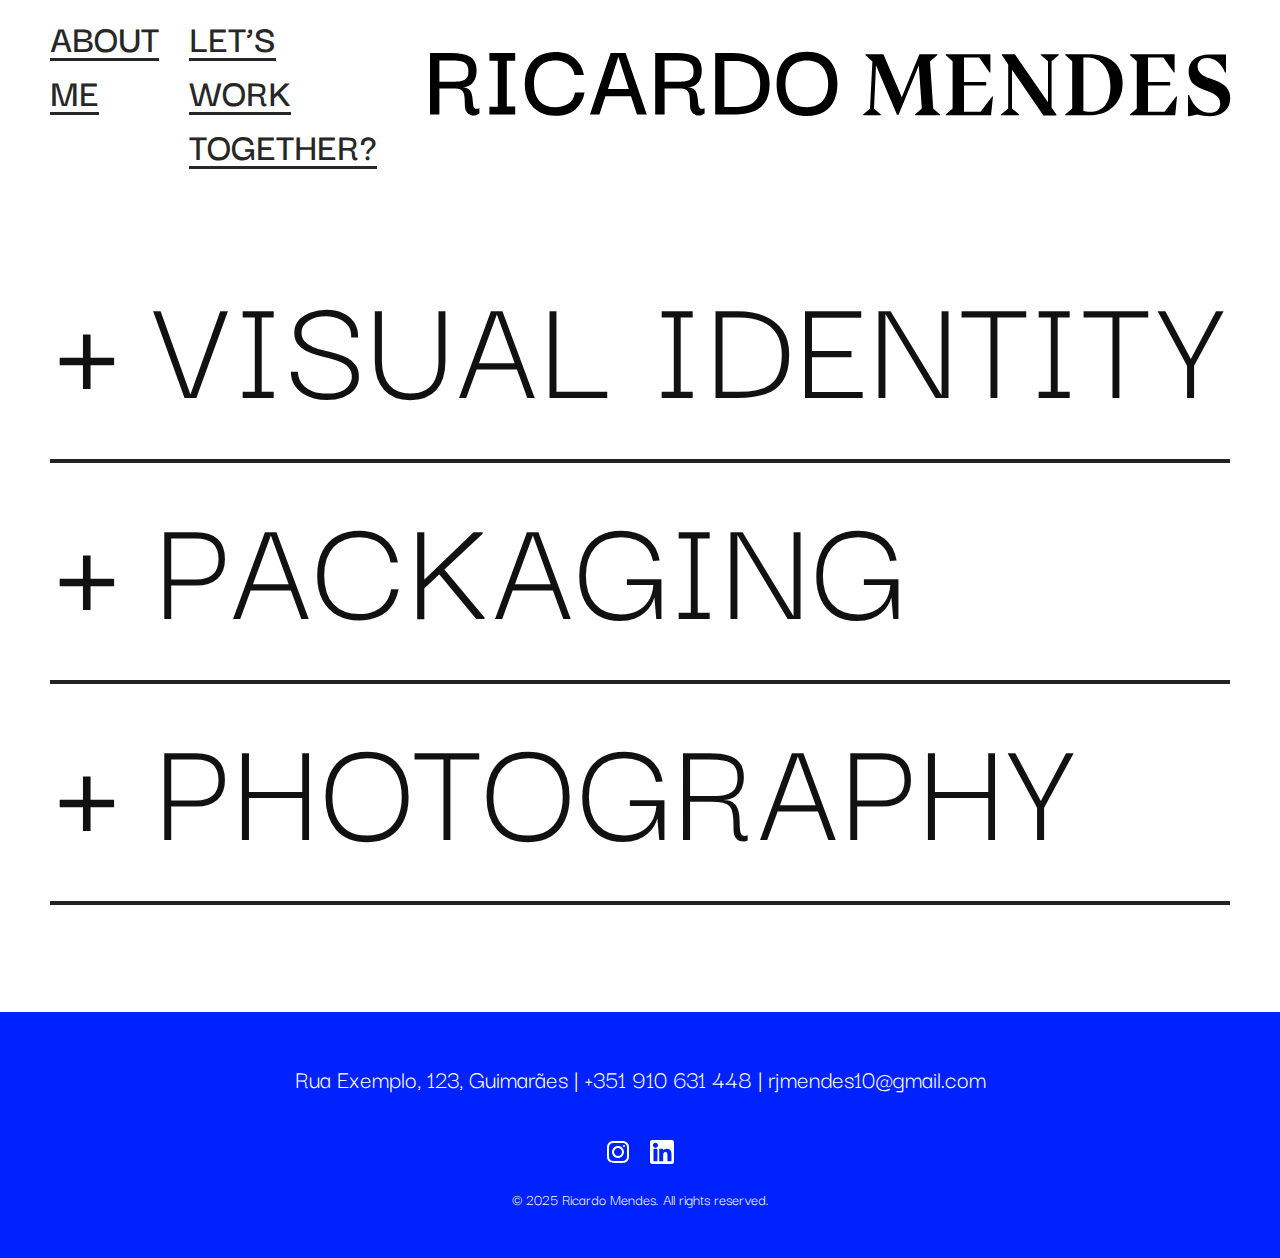
<file: index.html>
<!DOCTYPE html>
<html lang="pt">
<head>
  <meta charset="UTF-8">
  <title>Ricardo Mendes - Portfolio</title>
  <link href="https://fonts.googleapis.com/css2?family=Darker+Grotesque:wght@300;400;500;600;700;800;900&display=swap" rel="stylesheet">
  <link href="./style_c-form.css" rel="stylesheet">
</head>

<body>

<header>
  <div class="nav-links">
    <a href="about.html">ABOUT ME</a>
    <a href="contacts.html">LET’S WORK TOGETHER?</a>
  </div>
<div class="brand">
  <div class="logo-img"> 
    <a href="index.html" aria-label="Ir para a homepage">
      <!-- SVG INLINE COMEÇA AQUI -->
      <svg class="logo-svg" xmlns="http://www.w3.org/2000/svg" viewBox="0 0 450 50" style="width:100%; max-width:900px; height:auto;">
        <g>
          <g>
            <path class="st0" d="M248,15.6l-1,21.6l3.4,3.1v0.3h-8.8v-0.3l3.4-3.1l1.2-23.5l-3.5-3.2v-0.4h9l9.2,21.5l8.8-21.5h9v0.4l-3.7,3.2
              l1.6,23.5l3.4,3.1v0.3h-12.5v-0.3l3.4-3.1l-1.5-21.5l-10.1,24.7h-0.8L248,15.6z"/>
            <path class="st0" d="M305.5,40.6h-22.7v-0.3l3.5-3.1V13.6l-3.5-3.1v-0.4h22.4v9.1h-0.4l-5.2-7.4h-7.6V24h11.1v1.7h-11.1v13.2h8.3
              l5.8-7.7h0.4L305.5,40.6z"/>
            <path class="st0" d="M316,17.9v19.3l3.6,3.1v0.3h-9.1v-0.3l3.6-3.1v-22l-3.2-4.7v-0.4h6.5l16.6,24V13.6l-3.6-3.1v-0.4h9v0.4
              l-3.6,3.1v23.2l2.4,3.5v0.4h-6.5L316,17.9z"/>
            <path class="st0" d="M354.5,40.6h-11.9v-0.3l3.5-3.1V13.6l-3.5-3.1v-0.4h11.7c5.4,0,9.5,1.3,12.5,3.8c3,2.5,4.5,6.1,4.5,10.7
              c0,4.8-1.5,8.7-4.6,11.6C363.6,39.2,359.6,40.6,354.5,40.6z M365.2,26.3c0-4.5-1.1-8.1-3.2-10.6c-2.1-2.6-5-3.9-8.7-3.9h-1.6v26.7
              c0.5,0.1,1,0.2,1.5,0.3c0.5,0.1,1.1,0.1,1.6,0.1c3.3,0,5.9-1.1,7.7-3.2C364.3,33.6,365.2,30.4,365.2,26.3z"/>
            <path class="st0" d="M397.6,40.6h-22.7v-0.3l3.5-3.1V13.6l-3.5-3.1v-0.4h22.4v9.1h-0.4l-5.2-7.4H384V24h11.1v1.7H384v13.2h8.3
              l5.8-7.7h0.4L397.6,40.6z"/>
            <path class="st0" d="M404.3,18.8c0-2.7,0.9-4.8,2.8-6.3s4.4-2.3,7.6-2.3h8.3v9.1h-0.5c-0.9-2.3-2.1-4.1-3.7-5.4s-3.3-1.9-5.2-1.9
              c-1.5,0-2.7,0.4-3.5,1.2c-0.9,0.8-1.3,1.8-1.3,3.1c0,1.3,0.5,2.4,1.5,3.4c1,1,2.6,1.8,4.8,2.6l2.7,1c2.4,0.9,4.3,2.1,5.5,3.5
              c1.2,1.5,1.8,3.2,1.8,5.3c0,2.7-0.9,4.9-2.8,6.5s-4.4,2.5-7.6,2.5c-1,0-2-0.1-3-0.2c-1-0.1-2-0.3-3-0.6l-4.1,0.8H404V30.5h0.5
              c1.2,2.9,2.6,5.1,4.4,6.6c1.8,1.5,3.7,2.3,5.9,2.3c1.6,0,2.9-0.4,3.9-1.2c1-0.8,1.4-2,1.4-3.4c0-1.4-0.5-2.5-1.4-3.5
              c-1-1-2.5-1.9-4.7-2.7l-2.7-1c-2.4-0.9-4.2-2.1-5.4-3.5C404.9,22.5,404.3,20.8,404.3,18.8z"/>
          </g>
          <g>
            <path class="st0" d="M25,40.3V9.5h10.8c3.9,0,7,0.6,9.2,1.9c2.2,1.3,3.3,3.6,3.3,7c0,2.3-0.6,4.3-1.8,5.9c-1.2,1.6-3,2.4-5.3,2.4
              c1.4,0,2.5,0.3,3.2,0.9c0.7,0.6,1.2,1.4,1.4,2.3c0.3,0.9,0.4,1.9,0.5,2.9c0.1,1,0.2,1.9,0.3,2.7c0.1,0.8,0.4,1.4,0.9,1.7
              c0.4,0.3,1.2,0.3,2.2-0.1v2.7c-0.5,0.4-1.2,0.7-2,0.9c-0.8,0.2-1.6,0.1-2.4-0.2c-0.8-0.3-1.5-0.8-2.1-1.7
              c-0.6-0.9-0.8-2.1-0.8-3.8c0-1.9-0.1-3.4-0.3-4.5c-0.2-1.1-0.7-1.9-1.5-2.5c-0.8-0.6-2.1-0.8-3.8-0.8c-1.7,0-4.1,0-7.1,0v13.1H25z
              M29.6,23.9H36c1.9,0,3.4-0.1,4.6-0.4c1.2-0.2,2.1-0.7,2.7-1.5c0.6-0.7,0.9-1.8,0.9-3.3c0-1.7-0.4-3-1.1-3.7
              c-0.7-0.8-1.8-1.3-3.2-1.5c-1.4-0.2-3.1-0.3-5.1-0.3h-5.1V23.9z"/>
            <path class="st0" d="M67.6,36.4v3.9H54.7v-3.9h4.2V13.4h-4.2V9.5h12.9v3.9h-4.2v22.9H67.6z"/>
            <path class="st0" d="M87.6,40.9c-2.8,0-5.4-0.6-7.7-1.8c-2.3-1.2-4.1-3-5.5-5.3c-1.3-2.4-2-5.3-2-8.8c0-3.5,0.7-6.4,2-8.8
              c1.3-2.4,3.1-4.2,5.4-5.4c2.3-1.2,5-1.8,8-1.8c4,0,7.2,1.1,9.6,3.2c2.4,2.1,4,4.9,4.5,8.3h-4.7c-0.3-1.8-0.9-3.2-1.9-4.2
              c-1-1.1-2.1-1.8-3.4-2.3c-1.3-0.5-2.7-0.7-4.1-0.7c-3.5,0-6.2,1-8,3c-1.9,2-2.8,4.8-2.8,8.5c0,3.9,0.9,6.8,2.8,8.8
              c1.9,2,4.5,3,7.9,3c2.4,0,4.5-0.6,6.4-1.7c1.9-1.2,3-3,3.4-5.6h4.8c-0.6,3.4-2.2,6.2-4.6,8.4C95.2,39.8,91.9,40.9,87.6,40.9z"/>
            <path class="st0" d="M105,40.3l10.3-30.8h7.5l10.6,30.8h-4.9l-3-9.2h-12.8l-3,9.2H105z M119.2,11.4L114,27.5h10.4L119.2,11.4z"/>
            <path class="st0" d="M137.6,40.3V9.5h10.8c3.9,0,7,0.6,9.2,1.9c2.2,1.3,3.3,3.6,3.3,7c0,2.3-0.6,4.3-1.8,5.9
              c-1.2,1.6-3,2.4-5.3,2.4c1.4,0,2.5,0.3,3.2,0.9c0.7,0.6,1.2,1.4,1.4,2.3c0.3,0.9,0.4,1.9,0.5,2.9c0.1,1,0.2,1.9,0.3,2.7
              c0.1,0.8,0.4,1.4,0.9,1.7c0.4,0.3,1.2,0.3,2.2-0.1v2.7c-0.5,0.4-1.2,0.7-2,0.9c-0.8,0.2-1.6,0.1-2.4-0.2c-0.8-0.3-1.5-0.8-2.1-1.7
              c-0.6-0.9-0.8-2.1-0.8-3.8c0-1.9-0.1-3.4-0.3-4.5c-0.2-1.1-0.7-1.9-1.5-2.5c-0.8-0.6-2.1-0.8-3.8-0.8c-1.7,0-4.1,0-7.1,0v13.1
              H137.6z M142.2,23.9h6.4c1.9,0,3.4-0.1,4.6-0.4c1.2-0.2,2.1-0.7,2.7-1.5c0.6-0.7,0.9-1.8,0.9-3.3c0-1.7-0.4-3-1.1-3.7
              c-0.7-0.8-1.8-1.3-3.2-1.5c-1.4-0.2-3.1-0.3-5.1-0.3h-5.1V23.9z"/>
            <path class="st0" d="M194.8,24.9c0,4.1-0.8,7.2-2.4,9.4c-1.6,2.2-3.8,3.8-6.6,4.7c-2.8,0.9-6.1,1.3-9.9,1.3h-8.3V9.5h8.3
              c3.8,0,7.1,0.6,9.9,1.7c2.8,1.2,5,2.9,6.6,5.1C194.1,18.6,194.8,21.4,194.8,24.9z M172.2,36.5h5c2.6,0,4.9-0.3,6.8-0.9
              c1.9-0.6,3.4-1.7,4.5-3.4c1.1-1.7,1.6-4.1,1.6-7.3c0-3.8-1.2-6.7-3.5-8.6c-2.3-1.9-5.5-2.8-9.4-2.8h-5V36.5z"/>
            <path class="st0" d="M213.5,41c-4.9,0-8.7-1.4-11.3-4.3c-2.6-2.9-3.9-6.8-3.9-11.7c0-3.2,0.6-6.1,1.7-8.5c1.1-2.4,2.8-4.3,5-5.6
              c2.2-1.3,5.1-2,8.5-2c4.9,0,8.7,1.5,11.3,4.4c2.6,2.9,3.9,6.8,3.9,11.7c0,3.2-0.6,6-1.7,8.4c-1.2,2.4-2.8,4.3-5.1,5.6
              C219.5,40.3,216.7,41,213.5,41z M213.4,36.6c3.5,0,6.2-1.1,8-3.2c1.8-2.2,2.7-4.9,2.7-8.4c0-3.4-0.9-6.2-2.7-8.5
              c-1.8-2.2-4.4-3.3-8-3.3c-3.5,0-6.2,1.1-8,3.2c-1.8,2.1-2.7,5-2.7,8.6c0,2.3,0.4,4.3,1.1,6.1c0.8,1.8,1.9,3.1,3.5,4.1
              C209,36.1,211,36.6,213.4,36.6z"/>
          </g>
        </g>
      </svg>
      <!-- SVG INLINE TERMINA AQUI -->
    </a>
  </div>
</div>
</header>
<main>

<div class="accordion">
  
  <!-- VISUAL IDENTITY -->

  <div class="accordion-item">
      <div class="accordion-title">
        <span class="accordion-icon">+</span>
        <span class="accordion-title-text">VISUAL IDENTITY</span>
    </div>
  <div class="accordion-content">

        <!-- GBF-1 -->
<div> 
	  <div class="project-header">
		  <h2 class="project-title">GUIMARÃES BEER FEST</h2>
		  <span class="project-client">1ª EDIÇÃO</span>
	  </div>
	  <div class="project-image-wrap">
		  <img src="img/gbf-1-1.png" alt="Guimaraes-Beer-Fest-1" class="project-image">
	  </div>
	  <div class="project-text">
		  <p>For Guimarães Beer Fest, I led the creative process from concept to final execution, developing a bold and contemporary brand identity. The visual language centers on three core experiences: Sounds (music and live shows), Flavors (craft beer culture), and Friendship (shared moments and celebration).</p>
		  <p>The branding is energetic and approachable, with playful yellow bubbles that evoke both the effervescence of beer and the lively, festive spirit of the event. Every design element—from posters to digital assets and event materials—was crafted to create immediate impact and ensure strong visibility in urban and digital environments.</p>
	    <p>The typography is dynamic and friendly, while the color palette is vibrant and inviting, reflecting the joyful atmosphere of the festival. Messaging and visuals work together to communicate a journey through taste, sound, and connection. Whether in print, on social media, or at the event site, the brand invites the audience to discover new flavors, enjoy live performances, and create lasting memories with friends.</p>
      <p>By combining bold graphic design with an authentic sense of community, the Guimarães Beer Fest branding succeeds in positioning the event as a highlight in the city—an unmissable gathering that celebrates music, craft beer, and the pleasure of being together.</p>
    </div>	
</div>
<br>	
        <!-- GBF-2 -->
<div> 
	  <div class="project-header">
		  <h2 class="project-title">GUIMARÃES BEER FEST</h2>
		  <span class="project-client">2ª EDIÇÃO</span>
	  </div>
	  <div class="project-image-wrap">
		  <img src="img/gbf-2-2.png" alt="Guimaraes-Beer-Fest-2" class="project-image">
	  </div>
	  <div class="project-text">
		  <p>For the second edition of Guimarães Beer Fest, my goal was to create a strong sense of continuity while introducing a fresh and joyful visual energy. Building on the iconic look and feel established in the first year, I maintained the bold typography and vibrant yellow palette—key elements that had already become closely associated with the festival’s identity.</p>
		  <p>To evolve the brand for this new edition, I introduced playful, balloon-inspired lettering and design details, enhancing the sense of fun and celebration. The “Summer Edition” visual language is bright, dynamic, and unmistakably festive, capturing the lively spirit of open-air music, craft beer tastings, and social gatherings.</p>
	    <p>Every element, from large-scale posters to social media graphics and on-site materials, was carefully crafted to ensure both recognition and novelty. The consistent branding guarantees immediate association with the festival, while the new design touches communicate that this is a unique, special edition—one that brings together old friends and new faces in a joyful, welcoming environment.</p>
      <p>The result is a visual identity that feels both familiar and exciting, encouraging audiences to return year after year for new experiences, new flavors, and lasting memories—all in the heart of Guimarães.</p>
	  </div>
</div>
<br>
        <!-- GBF-WINTER EDITION -->
<div> 
    <div class="project-header">
		  <h2 class="project-title">GUIMARÃES BEER FEST</h2>
		  <span class="project-client">WINTER EDITION</span>
	  </div>
	  <div class="project-image-wrap">
		  <img src="img/gbf-3-3.png" alt="Guimaraes-Beer-Fest-3" class="project-image">
	  </div>
	  <div class="project-text">
		  <p>For the second edition of Guimarães Beer Fest, my goal was to create a strong sense of continuity while introducing a fresh and joyful visual energy. Building on the iconic look and feel established in the first year, I maintained the bold typography and vibrant yellow palette—key elements that had already become closely associated with the festival’s identity.</p>
		  <p>To evolve the brand for this new edition, I introduced playful, balloon-inspired lettering and design details, enhancing the sense of fun and celebration. The “Summer Edition” visual language is bright, dynamic, and unmistakably festive, capturing the lively spirit of open-air music, craft beer tastings, and social gatherings.</p>
	    <p>Every element, from large-scale posters to social media graphics and on-site materials, was carefully crafted to ensure both recognition and novelty. The consistent branding guarantees immediate association with the festival, while the new design touches communicate that this is a unique, special edition—one that brings together old friends and new faces in a joyful, welcoming environment.</p>
      <p>The result is a visual identity that feels both familiar and exciting, encouraging audiences to return year after year for new experiences, new flavors, and lasting memories—all in the heart of Guimarães.</p>
	  </div> 
</div>
<br>
        <!-- SOPE -->
<div> 
    <div class="project-header">
		  <h2 class="project-title">SOPÉ</h2>
		  <span class="project-client">KITCHEN & BAR</span>
	  </div>
	  <div class="project-image-wrap">
		  <img src="img/sope-1.png" alt="Sope-1" class="project-image">
	  </div>
	  <div class="project-text">
		  <p>SOPÉ Kitchen & Bar is a contemporary fine dining restaurant where culinary artistry meets sophisticated ambiance. The brand identity was meticulously crafted to evoke both luxury and modernity, appealing to discerning guests seeking an elevated dining experience.</p>
		  <p>The name SOPÉ, meaning “foothill” in Portuguese, was chosen to reflect the restaurant’s unique location—at the base of Guimarães’ most iconic mountain, and in the building that marks the start of the city’s famous cable car journey. This connection to place inspired a refined color palette of earthy beiges and terracotta tones, subtly referencing the natural surroundings and heritage of Guimarães.</p>
      <p>The elegant, custom typography blends classic serifs with contemporary design, striking a balance between timeless sophistication and current trends. All brand applications, from menus and digital assets to staff uniforms, feature understated design details that enhance the perception of exclusivity. The brand’s imagery highlights carefully curated dishes and artisanal cocktails, inviting guests to savor each moment in an environment of relaxed luxury.</p>
      <p>Overall, the SOPÉ brand identity successfully communicates a sense of place and purpose, inviting guests to experience the culinary delights of Guimarães in a setting that feels both welcoming and refined. It’s a brand that stands out in the competitive fine dining landscape, promising an unforgettable journey through taste and culture.</p>
	  </div> 
</div>
<br>
        <!-- BOUTCHE -->
<div> 
    <div class="project-header">
		  <h2 class="project-title">BOUTCHE</h2>
		  <span class="project-client">VERMUTERIA & CERVEJARIA</span>
	  </div>
	  <div class="project-image-wrap">
		  <img src="img/bt-1.png" alt="Sope-1" class="project-image">
      <img src="img/bt-2.png" alt="Sope-1" class="project-image">
      <img src="img/bt-3.png" alt="Sope-1" class="project-image">
      <img src="img/bt-4.png" alt="Sope-1" class="project-image">
      <img src="img/bt-4-1.png" alt="Sope-1" class="project-image">
      <img src="img/bt-5.png" alt="Sope-1" class="project-image">
      <img src="img/bt-6.png" alt="Sope-1" class="project-image">
      <img src="img/bt-7.png" alt="Sope-1" class="project-image">
      <img src="img/bt-8.png" alt="Sope-1" class="project-image">
      <img src="img/bt-9.png" alt="Sope-1" class="project-image">
	  </div>
	  <div class="project-text">
		  <p>Boutche is more than just a vermouth bar – it’s a playful escape in the heart of Guimarães where every visit promises good drinks and even better moments. The goal behind this branding was to combine a lighthearted, friendly spirit with a visually bold and professional identity.</p>
		  <p>The visual universe of Boutche stands out through its quirky custom typography, dynamic color palette, and illustrated elements that bring character and warmth to every touchpoint, from the menus to merchandise. The branding is rooted in the idea of gathering friends and celebrating the small pleasures of life, always with a glass of vermouth in hand.</p>
      <p>The entire visual system was designed to be instantly recognizable and approachable: playful illustrations, witty copywriting, and vibrant colors create a welcoming environment where everyone feels at home. Each detail—from the hand-drawn motifs to the casual copywriting—invites guests to relax, laugh, and savor authentic moments together.</p>
      <p>Boutche isn’t just about drinks—it’s about connection, community, and celebrating life with a smile. Whether you’re picking up a Negroni, a beer, or posting a photo with one of the most beautiful streets of Guimarães, you become part of a story where good vermouth and good beer go hand in hand.</p>
	  </div> 
</div>
<br>
	</div>
  </div>
  
  <!-- PACKAGING -->

  <div class="accordion-item">
    <div class="accordion-title">
      <span class="accordion-icon">+</span>
      <span class="accordion-title-text">PACKAGING</span>
    </div>
    <div class="accordion-content">
	<div class="project-header">
		<h2 class="project-title">DESLIZE</h2>
		<span class="project-client">CLIENTE: QUINTA DO EIDINHO</span>
	</div>
	<div class="project-image-wrap">
		<img src="img/deslize-01.png" alt="Deslize-Colecao" class="project-image">
	</div>
	<div class="project-text">
		<p>For the Deslize wine brand, the goal was to create packaging that pays homage to classic wine traditions while embracing a fresh, contemporary twist. The label design stands out with its clean lines, elegant typography, and a distinctive diagonal cut—a visual metaphor for the brand name “Deslize” (meaning “slide” in Portuguese). This subtle detail not only adds a dynamic sense of movement, but also sets the brand apart from conventional wine labels, reflecting a spirit of innovation grounded in heritage.</p>
		<p>Rooted in the picturesque Douro Valley, specifically in the Baixo Corgo region, Deslize wines celebrate the richness and authenticity of Portuguese winemaking. Each bottle carries the essence of the Douro, combining time-honored craftsmanship with a modern visual identity. The color palette and material choices were carefully selected to convey sophistication and exclusivity, while the distinctive label cut invites curiosity and interaction.</p>
    <p>Deslize is a brand for wine lovers who appreciate both tradition and a touch of originality—where every bottle is a seamless slide between past and present, classic and contemporary.</p>
	</div>	
<br>		
	<div class="project-header">
		<h2 class="project-title">LOTE 22</h2>
		<span class="project-client">CLIENTE: QTA. POUSADA DE FORA</span>
	</div>
	<div class="project-image-wrap">
		<img src="img/lote-01.png" alt="Lote-22" class="project-image">
	</div>
	<div class="project-text">
		<p>Lorem ipsum dolor sit amet, consectetur adipiscing elit. Praesent lacus ante, maximus nec blandit vel, aliquam et velit. Aenean eget nibh id lorem lacinia aliquet a consequat mi. Nullam at ex quis elit rhoncus vulputate. Sed imperdiet, nibh vel pulvinar luctus, lacus tortor interdum elit, at sollicitudin nulla erat vel magna. Sed faucibus dolor orci, at vestibulum turpis vulputate imperdiet. Quisque malesuada ultricies imperdiet. Quisque dapibus arcu eu nibh ultricies aliquet. Maecenas hendrerit dapibus augue in cursus. Vivamus nec lorem tristique, mollis augue vel, dictum eros. Fusce gravida felis in ante venenatis condimentum. Donec sit amet tellus eu eros sagittis pretium. Cras cursus elit ut elit blandit ullamcorper. Integer pharetra urna sit amet sagittis fermentum.</p>
		<p>Ut porta fringilla metus, id pulvinar arcu dapibus suscipit. Donec tristique neque nec augue lobortis, vel scelerisque dolor suscipit. Nulla luctus augue eget mollis maximus. Etiam egestas sollicitudin neque, sagittis vulputate neque convallis nec. Sed semper leo et augue sollicitudin porta. Nunc consectetur erat convallis, blandit massa nec, commodo neque. Integer eget ante vehicula, scelerisque elit eu, suscipit sem.</p>	
		
	</div><br>
	</div>
  </div>
  
 
  <!-- PHOTOGRAPHY -->

  <div class="accordion-item">
    <div class="accordion-title">
      <span class="accordion-icon">+</span>
      <span class="accordion-title-text">PHOTOGRAPHY</span>
    </div>
    <div class="accordion-content">
	<div class="project-header">
		<h2 class="project-title">YES CHEF</h2>
		<span class="project-client">15 DE AGOSTO 2025</span>
	</div>
	<div class="project-image-wrap">
		<img src="img/yes-chef.png" alt="Deslize-Colecao" class="project-image">
	</div>
	  <br>
  </div>
</div><br>
<div class="bottom"></div>
</main>


<!-- FOOTER -->

<footer class="footer">
  <div class="footer-content">
    <div>
      <span>Rua Exemplo, 123, Guimarães</span> |
      <span><a href="Tel:+351910636448"> +351 910 631 448</a></span> |
      <span><a href="mailto:rjmendes10@gmail.com"> rjmendes10@gmail.com </a></span>
    </div>
    <div class="footer-socials">
      <a href="https://www.instagram.com/_o_kaka_/" target="_blank" aria-label="Instagram">
        <img src="svg/ic-instagram.svg" alt="Instagram" class="footer-icon">
      </a>
      <a href="https://www.linkedin.com/in/ricardomendesdes/" target="_blank" aria-label="LinkedIn">
        <img src="svg/ic-linkedin.svg" alt="LinkedIn" class="footer-icon">
      </a>
    </div>
  </div>
    <p>&copy; 2025 Ricardo Mendes. All rights reserved.</p>
</footer>




<script>
  const items = document.querySelectorAll('.accordion-item');

  items.forEach(item => {
    const title = item.querySelector('.accordion-title');
    const content = item.querySelector('.accordion-content');
    const icon = item.querySelector('.accordion-icon');

    title.addEventListener('click', () => {
      const isActive = item.classList.contains('active');

      // Close all
      items.forEach(i => {
        i.classList.remove('active');
        const c = i.querySelector('.accordion-content');
        const ic = i.querySelector('.accordion-icon');
        c.style.maxHeight = '0';
        ic.textContent = '+';
      });

      // Open the clicked one
      if (!isActive) {
        item.classList.add('active');
        content.style.maxHeight = content.scrollHeight + 'px';
        icon.textContent = '−';
      }
    });
  });
</script>

</body>
</html>
</file>
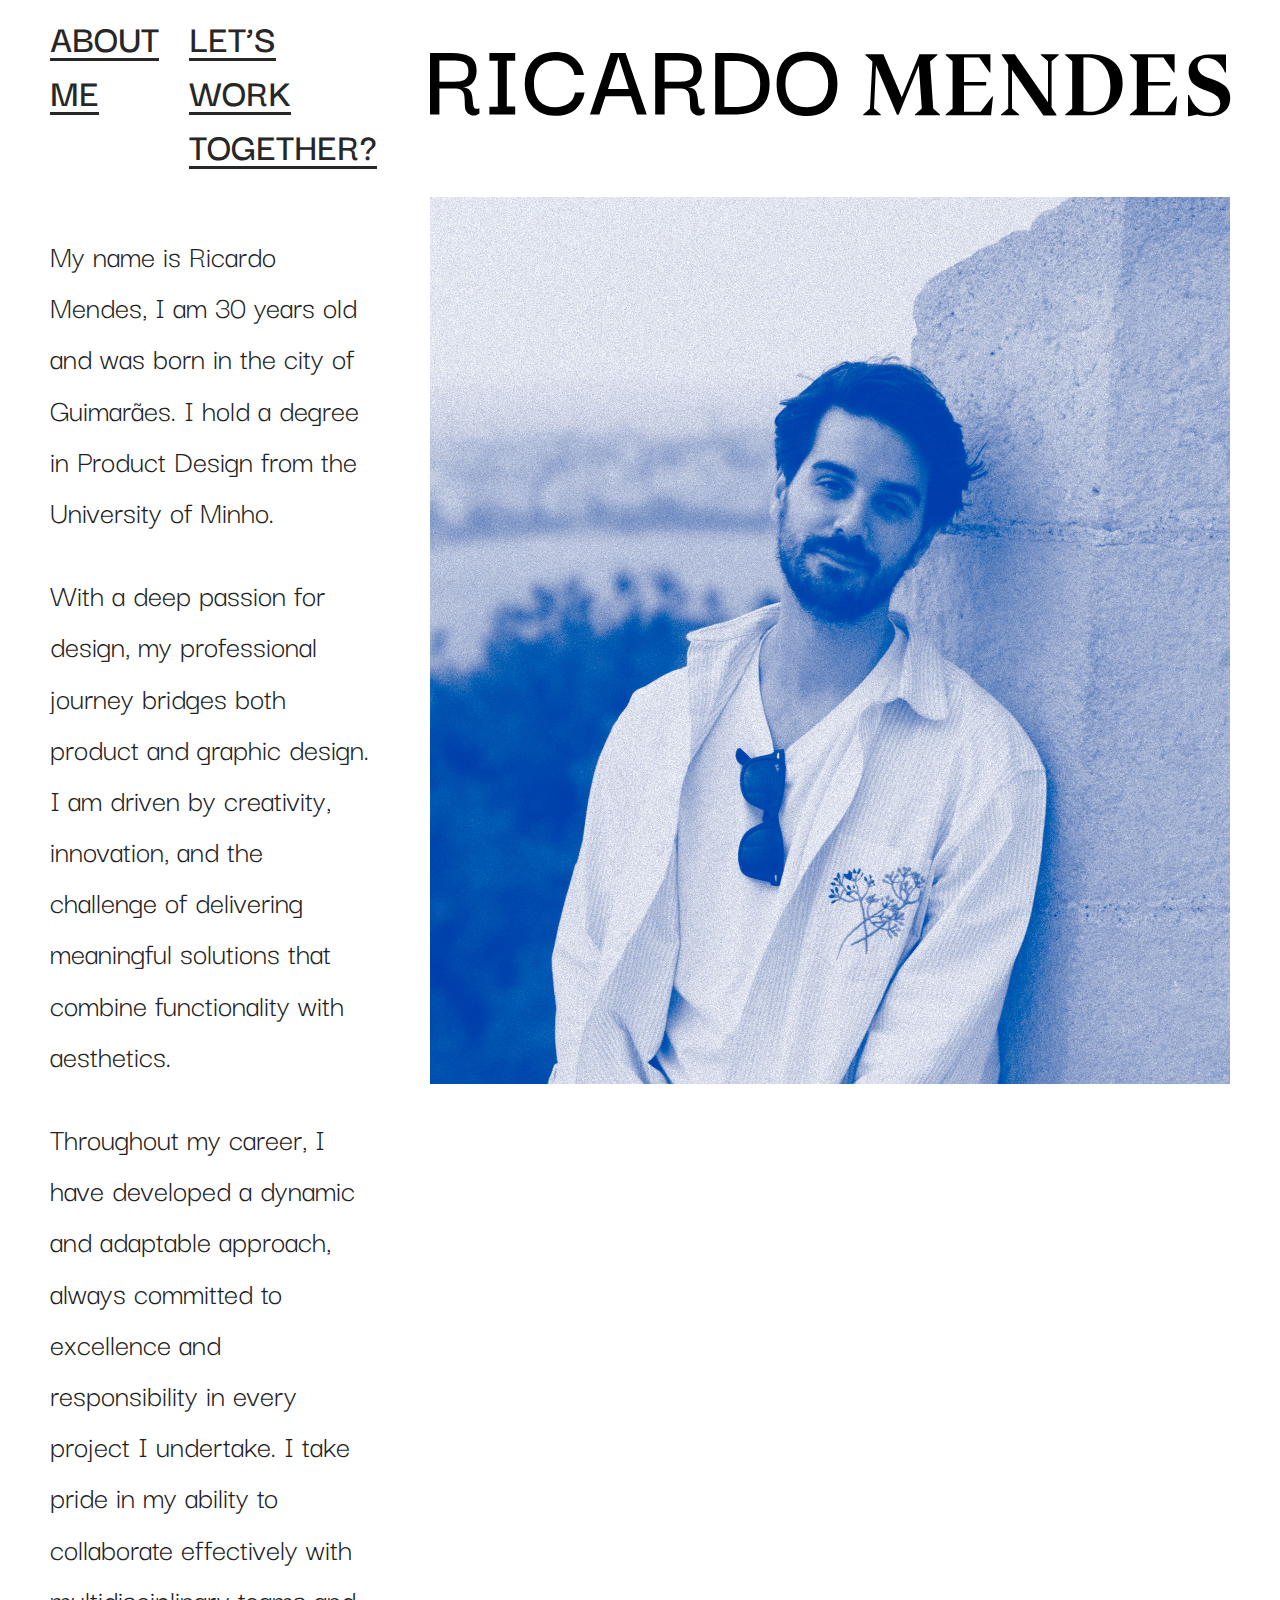
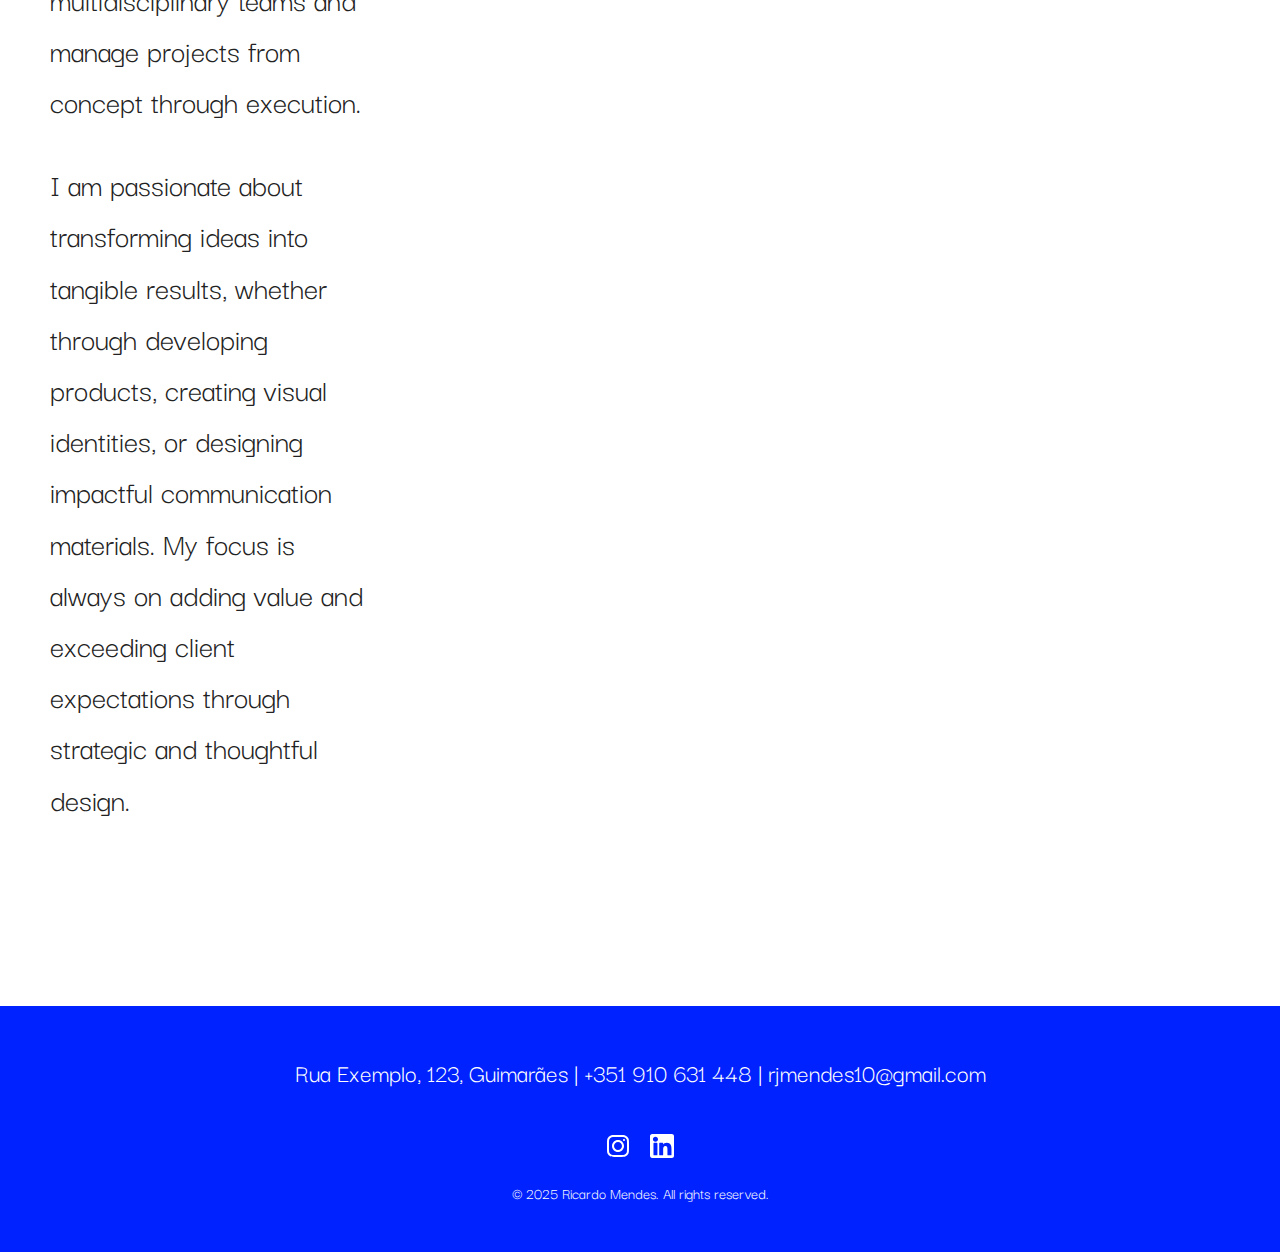
<file: about.html>
<!DOCTYPE html>
<html lang="pt">
<head>
  <meta charset="UTF-8">
  <title>Ricardo Mendes - Portfolio</title>
  <link href="https://fonts.googleapis.com/css2?family=Darker+Grotesque:wght@300;400;500;600;700;800;900&display=swap" rel="stylesheet">
  <link href="./style_c-form.css" rel="stylesheet">
</head>

<header>
  <div class="nav-links">
    <a href="about.html">ABOUT ME</a>
    <a href="contacts.html">LET’S WORK TOGETHER?</a>
  </div>

  <!-- LOGO SVG COM HOOVER-->
<div class="brand">
  <div class="logo-img"> 
    <a href="index.html" aria-label="Ir para a homepage">
      
      <svg class="logo-svg" xmlns="http://www.w3.org/2000/svg" viewBox="0 0 450 50" style="width:100%; max-width:900px; height:auto;">
        <g>
          <g>
            <path class="st0" d="M248,15.6l-1,21.6l3.4,3.1v0.3h-8.8v-0.3l3.4-3.1l1.2-23.5l-3.5-3.2v-0.4h9l9.2,21.5l8.8-21.5h9v0.4l-3.7,3.2
              l1.6,23.5l3.4,3.1v0.3h-12.5v-0.3l3.4-3.1l-1.5-21.5l-10.1,24.7h-0.8L248,15.6z"/>
            <path class="st0" d="M305.5,40.6h-22.7v-0.3l3.5-3.1V13.6l-3.5-3.1v-0.4h22.4v9.1h-0.4l-5.2-7.4h-7.6V24h11.1v1.7h-11.1v13.2h8.3
              l5.8-7.7h0.4L305.5,40.6z"/>
            <path class="st0" d="M316,17.9v19.3l3.6,3.1v0.3h-9.1v-0.3l3.6-3.1v-22l-3.2-4.7v-0.4h6.5l16.6,24V13.6l-3.6-3.1v-0.4h9v0.4
              l-3.6,3.1v23.2l2.4,3.5v0.4h-6.5L316,17.9z"/>
            <path class="st0" d="M354.5,40.6h-11.9v-0.3l3.5-3.1V13.6l-3.5-3.1v-0.4h11.7c5.4,0,9.5,1.3,12.5,3.8c3,2.5,4.5,6.1,4.5,10.7
              c0,4.8-1.5,8.7-4.6,11.6C363.6,39.2,359.6,40.6,354.5,40.6z M365.2,26.3c0-4.5-1.1-8.1-3.2-10.6c-2.1-2.6-5-3.9-8.7-3.9h-1.6v26.7
              c0.5,0.1,1,0.2,1.5,0.3c0.5,0.1,1.1,0.1,1.6,0.1c3.3,0,5.9-1.1,7.7-3.2C364.3,33.6,365.2,30.4,365.2,26.3z"/>
            <path class="st0" d="M397.6,40.6h-22.7v-0.3l3.5-3.1V13.6l-3.5-3.1v-0.4h22.4v9.1h-0.4l-5.2-7.4H384V24h11.1v1.7H384v13.2h8.3
              l5.8-7.7h0.4L397.6,40.6z"/>
            <path class="st0" d="M404.3,18.8c0-2.7,0.9-4.8,2.8-6.3s4.4-2.3,7.6-2.3h8.3v9.1h-0.5c-0.9-2.3-2.1-4.1-3.7-5.4s-3.3-1.9-5.2-1.9
              c-1.5,0-2.7,0.4-3.5,1.2c-0.9,0.8-1.3,1.8-1.3,3.1c0,1.3,0.5,2.4,1.5,3.4c1,1,2.6,1.8,4.8,2.6l2.7,1c2.4,0.9,4.3,2.1,5.5,3.5
              c1.2,1.5,1.8,3.2,1.8,5.3c0,2.7-0.9,4.9-2.8,6.5s-4.4,2.5-7.6,2.5c-1,0-2-0.1-3-0.2c-1-0.1-2-0.3-3-0.6l-4.1,0.8H404V30.5h0.5
              c1.2,2.9,2.6,5.1,4.4,6.6c1.8,1.5,3.7,2.3,5.9,2.3c1.6,0,2.9-0.4,3.9-1.2c1-0.8,1.4-2,1.4-3.4c0-1.4-0.5-2.5-1.4-3.5
              c-1-1-2.5-1.9-4.7-2.7l-2.7-1c-2.4-0.9-4.2-2.1-5.4-3.5C404.9,22.5,404.3,20.8,404.3,18.8z"/>
          </g>
          <g>
            <path class="st0" d="M25,40.3V9.5h10.8c3.9,0,7,0.6,9.2,1.9c2.2,1.3,3.3,3.6,3.3,7c0,2.3-0.6,4.3-1.8,5.9c-1.2,1.6-3,2.4-5.3,2.4
              c1.4,0,2.5,0.3,3.2,0.9c0.7,0.6,1.2,1.4,1.4,2.3c0.3,0.9,0.4,1.9,0.5,2.9c0.1,1,0.2,1.9,0.3,2.7c0.1,0.8,0.4,1.4,0.9,1.7
              c0.4,0.3,1.2,0.3,2.2-0.1v2.7c-0.5,0.4-1.2,0.7-2,0.9c-0.8,0.2-1.6,0.1-2.4-0.2c-0.8-0.3-1.5-0.8-2.1-1.7
              c-0.6-0.9-0.8-2.1-0.8-3.8c0-1.9-0.1-3.4-0.3-4.5c-0.2-1.1-0.7-1.9-1.5-2.5c-0.8-0.6-2.1-0.8-3.8-0.8c-1.7,0-4.1,0-7.1,0v13.1H25z
              M29.6,23.9H36c1.9,0,3.4-0.1,4.6-0.4c1.2-0.2,2.1-0.7,2.7-1.5c0.6-0.7,0.9-1.8,0.9-3.3c0-1.7-0.4-3-1.1-3.7
              c-0.7-0.8-1.8-1.3-3.2-1.5c-1.4-0.2-3.1-0.3-5.1-0.3h-5.1V23.9z"/>
            <path class="st0" d="M67.6,36.4v3.9H54.7v-3.9h4.2V13.4h-4.2V9.5h12.9v3.9h-4.2v22.9H67.6z"/>
            <path class="st0" d="M87.6,40.9c-2.8,0-5.4-0.6-7.7-1.8c-2.3-1.2-4.1-3-5.5-5.3c-1.3-2.4-2-5.3-2-8.8c0-3.5,0.7-6.4,2-8.8
              c1.3-2.4,3.1-4.2,5.4-5.4c2.3-1.2,5-1.8,8-1.8c4,0,7.2,1.1,9.6,3.2c2.4,2.1,4,4.9,4.5,8.3h-4.7c-0.3-1.8-0.9-3.2-1.9-4.2
              c-1-1.1-2.1-1.8-3.4-2.3c-1.3-0.5-2.7-0.7-4.1-0.7c-3.5,0-6.2,1-8,3c-1.9,2-2.8,4.8-2.8,8.5c0,3.9,0.9,6.8,2.8,8.8
              c1.9,2,4.5,3,7.9,3c2.4,0,4.5-0.6,6.4-1.7c1.9-1.2,3-3,3.4-5.6h4.8c-0.6,3.4-2.2,6.2-4.6,8.4C95.2,39.8,91.9,40.9,87.6,40.9z"/>
            <path class="st0" d="M105,40.3l10.3-30.8h7.5l10.6,30.8h-4.9l-3-9.2h-12.8l-3,9.2H105z M119.2,11.4L114,27.5h10.4L119.2,11.4z"/>
            <path class="st0" d="M137.6,40.3V9.5h10.8c3.9,0,7,0.6,9.2,1.9c2.2,1.3,3.3,3.6,3.3,7c0,2.3-0.6,4.3-1.8,5.9
              c-1.2,1.6-3,2.4-5.3,2.4c1.4,0,2.5,0.3,3.2,0.9c0.7,0.6,1.2,1.4,1.4,2.3c0.3,0.9,0.4,1.9,0.5,2.9c0.1,1,0.2,1.9,0.3,2.7
              c0.1,0.8,0.4,1.4,0.9,1.7c0.4,0.3,1.2,0.3,2.2-0.1v2.7c-0.5,0.4-1.2,0.7-2,0.9c-0.8,0.2-1.6,0.1-2.4-0.2c-0.8-0.3-1.5-0.8-2.1-1.7
              c-0.6-0.9-0.8-2.1-0.8-3.8c0-1.9-0.1-3.4-0.3-4.5c-0.2-1.1-0.7-1.9-1.5-2.5c-0.8-0.6-2.1-0.8-3.8-0.8c-1.7,0-4.1,0-7.1,0v13.1
              H137.6z M142.2,23.9h6.4c1.9,0,3.4-0.1,4.6-0.4c1.2-0.2,2.1-0.7,2.7-1.5c0.6-0.7,0.9-1.8,0.9-3.3c0-1.7-0.4-3-1.1-3.7
              c-0.7-0.8-1.8-1.3-3.2-1.5c-1.4-0.2-3.1-0.3-5.1-0.3h-5.1V23.9z"/>
            <path class="st0" d="M194.8,24.9c0,4.1-0.8,7.2-2.4,9.4c-1.6,2.2-3.8,3.8-6.6,4.7c-2.8,0.9-6.1,1.3-9.9,1.3h-8.3V9.5h8.3
              c3.8,0,7.1,0.6,9.9,1.7c2.8,1.2,5,2.9,6.6,5.1C194.1,18.6,194.8,21.4,194.8,24.9z M172.2,36.5h5c2.6,0,4.9-0.3,6.8-0.9
              c1.9-0.6,3.4-1.7,4.5-3.4c1.1-1.7,1.6-4.1,1.6-7.3c0-3.8-1.2-6.7-3.5-8.6c-2.3-1.9-5.5-2.8-9.4-2.8h-5V36.5z"/>
            <path class="st0" d="M213.5,41c-4.9,0-8.7-1.4-11.3-4.3c-2.6-2.9-3.9-6.8-3.9-11.7c0-3.2,0.6-6.1,1.7-8.5c1.1-2.4,2.8-4.3,5-5.6
              c2.2-1.3,5.1-2,8.5-2c4.9,0,8.7,1.5,11.3,4.4c2.6,2.9,3.9,6.8,3.9,11.7c0,3.2-0.6,6-1.7,8.4c-1.2,2.4-2.8,4.3-5.1,5.6
              C219.5,40.3,216.7,41,213.5,41z M213.4,36.6c3.5,0,6.2-1.1,8-3.2c1.8-2.2,2.7-4.9,2.7-8.4c0-3.4-0.9-6.2-2.7-8.5
              c-1.8-2.2-4.4-3.3-8-3.3c-3.5,0-6.2,1.1-8,3.2c-1.8,2.1-2.7,5-2.7,8.6c0,2.3,0.4,4.3,1.1,6.1c0.8,1.8,1.9,3.1,3.5,4.1
              C209,36.1,211,36.6,213.4,36.6z"/>
          </g>
        </g>
      </svg>
    </a>
  </div>
</div>
</header>

<body>  
    
<section class="about-section">

  <div>
    <p class="about-content">
        My name is Ricardo Mendes, I am 30 years old and was born in the city of Guimarães. I hold a degree in Product Design from the University of Minho.
    </p>
    <p class="about-content">
        With a deep passion for design, my professional journey bridges both product and graphic design. I am driven by creativity, innovation, and the challenge of delivering meaningful solutions that combine functionality with aesthetics.
    </p>
    <p class="about-content">
        Throughout my career, I have developed a dynamic and adaptable approach, always committed to excellence and responsibility in every project I undertake. I take pride in my ability to collaborate effectively with multidisciplinary teams and manage projects from concept through execution.
    </p>
    <p class="about-content">
        I am passionate about transforming ideas into tangible results, whether through developing products, creating visual identities, or designing impactful communication materials. My focus is always on adding value and exceeding client expectations through strategic and thoughtful design.
    </p>


    

  </div>
  <div class="about-photo">
    <img src="img/ricardo-mendes-about-me.jpg" alt="Ricardo Mendes" />
  </div>
</section>


    <!-- FOOTER -->

<footer class="footer">
  <div class="footer-content">
    <div>
      <span>Rua Exemplo, 123, Guimarães</span> |
      <span><a href="Tel: +351910636448"> +351 910 631 448</a></span> |
      <span><a href="rjmendes10@gmail.com">rjmendes10@gmail.com</a></span>
    </div>
    <div class="footer-socials">
      <a href="https://www.instagram.com/_o_kaka_/" target="_blank" aria-label="Instagram">
        <img src="svg/ic-instagram.svg" alt="Instagram" class="footer-icon">
      </a>
      <a href="https://www.linkedin.com/in/ricardomendesdes/" target="_blank" aria-label="LinkedIn">
        <img src="svg/ic-linkedin.svg" alt="LinkedIn" class="footer-icon">
      </a>
    </div>
  </div>
    <p>&copy; 2025 Ricardo Mendes. All rights reserved.</p>
</footer>

 




</body>
</html>
</file>
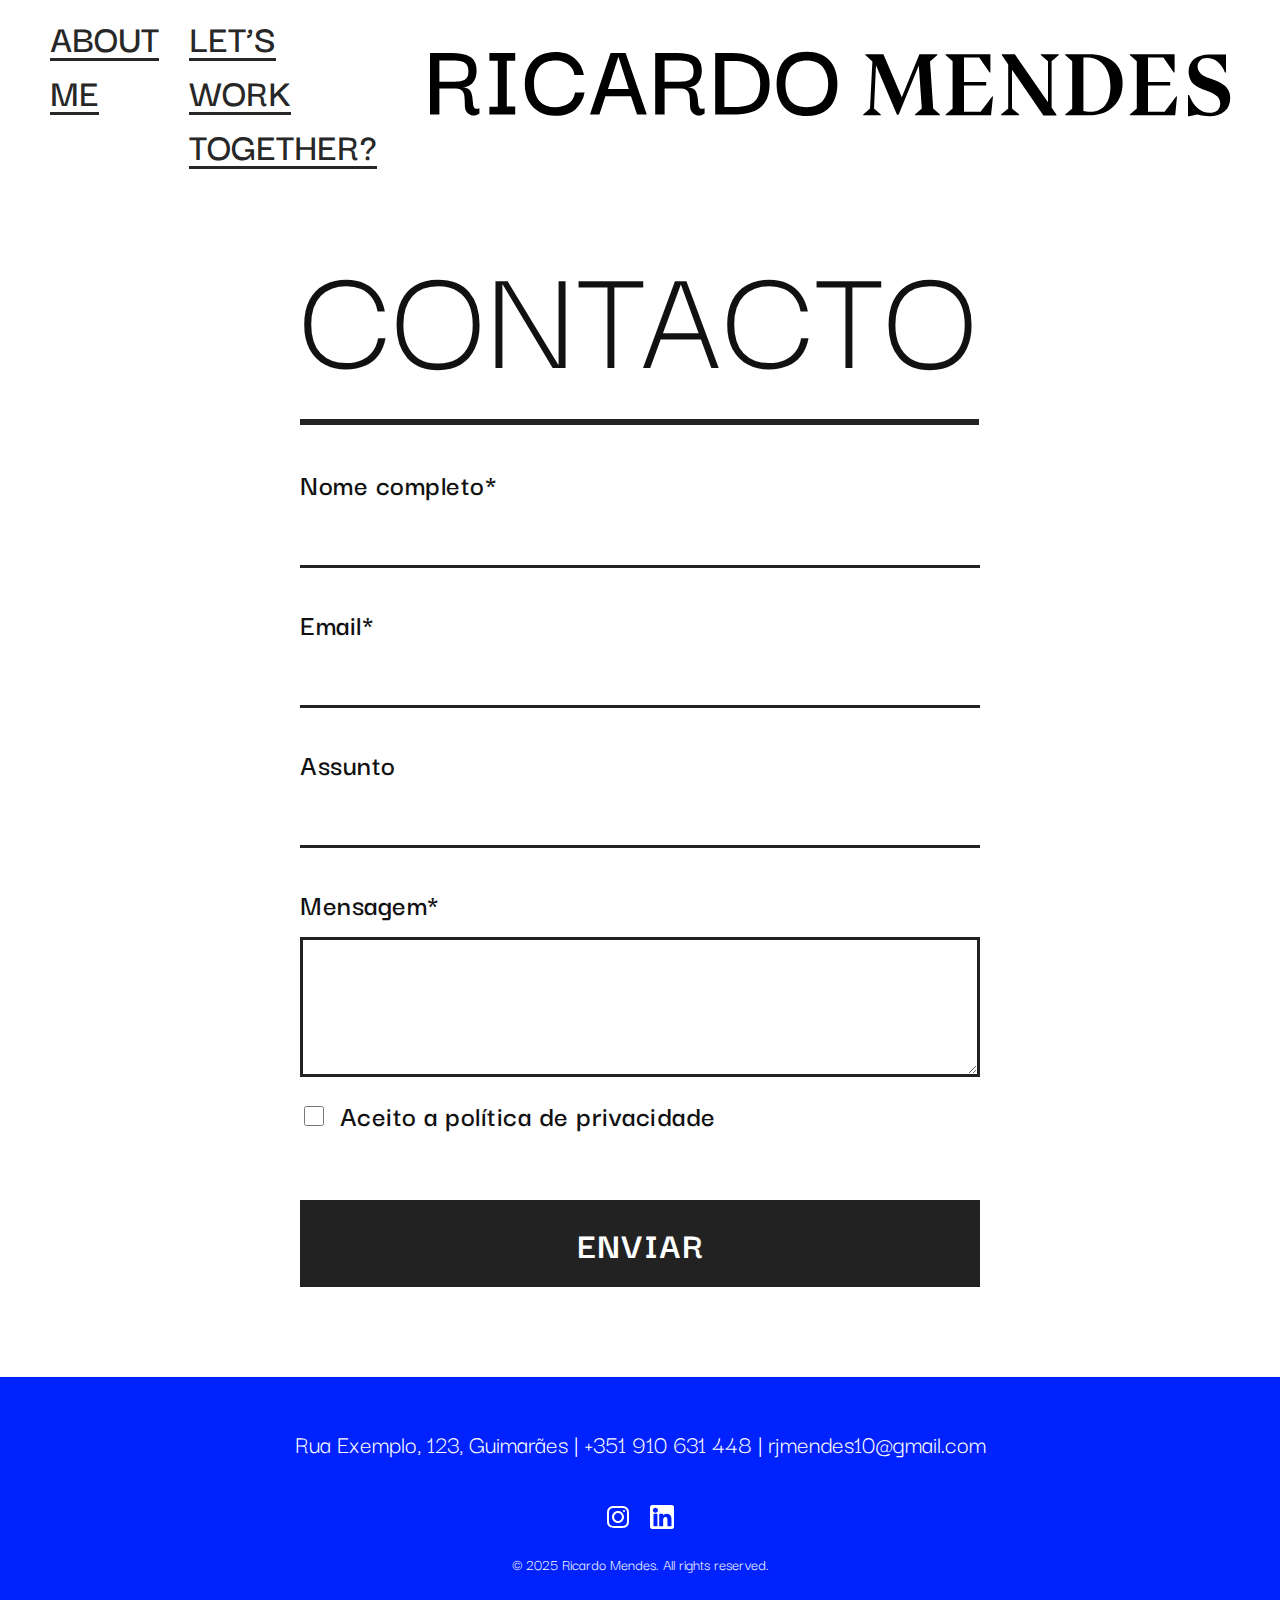
<file: contacts.html>
<!DOCTYPE html>
<html lang="pt">
<head>
  <meta charset="UTF-8">
  <title>Contacto | Ricardo Mendes</title>
  <link href="https://fonts.googleapis.com/css2?family=Darker+Grotesque:wght@300;400;500;600;700;800;900&display=swap" rel="stylesheet">
  <link href="./style_c-form.css" rel="stylesheet">
</head>
<body>

<header>
  <div class="nav-links">
    <a href="about.html">ABOUT ME</a>
    <a href="contacts.html">LET’S WORK TOGETHER?</a>
  </div>

  <!-- LOGO SVG COM HOOVER-->
<div class="brand">
  <div class="logo-img"> 
    <a href="index.html" aria-label="Ir para a homepage">
      
      <svg class="logo-svg" xmlns="http://www.w3.org/2000/svg" viewBox="0 0 450 50" style="width:100%; max-width:900px; height:auto;">
        <g>
          <g>
            <path class="st0" d="M248,15.6l-1,21.6l3.4,3.1v0.3h-8.8v-0.3l3.4-3.1l1.2-23.5l-3.5-3.2v-0.4h9l9.2,21.5l8.8-21.5h9v0.4l-3.7,3.2
              l1.6,23.5l3.4,3.1v0.3h-12.5v-0.3l3.4-3.1l-1.5-21.5l-10.1,24.7h-0.8L248,15.6z"/>
            <path class="st0" d="M305.5,40.6h-22.7v-0.3l3.5-3.1V13.6l-3.5-3.1v-0.4h22.4v9.1h-0.4l-5.2-7.4h-7.6V24h11.1v1.7h-11.1v13.2h8.3
              l5.8-7.7h0.4L305.5,40.6z"/>
            <path class="st0" d="M316,17.9v19.3l3.6,3.1v0.3h-9.1v-0.3l3.6-3.1v-22l-3.2-4.7v-0.4h6.5l16.6,24V13.6l-3.6-3.1v-0.4h9v0.4
              l-3.6,3.1v23.2l2.4,3.5v0.4h-6.5L316,17.9z"/>
            <path class="st0" d="M354.5,40.6h-11.9v-0.3l3.5-3.1V13.6l-3.5-3.1v-0.4h11.7c5.4,0,9.5,1.3,12.5,3.8c3,2.5,4.5,6.1,4.5,10.7
              c0,4.8-1.5,8.7-4.6,11.6C363.6,39.2,359.6,40.6,354.5,40.6z M365.2,26.3c0-4.5-1.1-8.1-3.2-10.6c-2.1-2.6-5-3.9-8.7-3.9h-1.6v26.7
              c0.5,0.1,1,0.2,1.5,0.3c0.5,0.1,1.1,0.1,1.6,0.1c3.3,0,5.9-1.1,7.7-3.2C364.3,33.6,365.2,30.4,365.2,26.3z"/>
            <path class="st0" d="M397.6,40.6h-22.7v-0.3l3.5-3.1V13.6l-3.5-3.1v-0.4h22.4v9.1h-0.4l-5.2-7.4H384V24h11.1v1.7H384v13.2h8.3
              l5.8-7.7h0.4L397.6,40.6z"/>
            <path class="st0" d="M404.3,18.8c0-2.7,0.9-4.8,2.8-6.3s4.4-2.3,7.6-2.3h8.3v9.1h-0.5c-0.9-2.3-2.1-4.1-3.7-5.4s-3.3-1.9-5.2-1.9
              c-1.5,0-2.7,0.4-3.5,1.2c-0.9,0.8-1.3,1.8-1.3,3.1c0,1.3,0.5,2.4,1.5,3.4c1,1,2.6,1.8,4.8,2.6l2.7,1c2.4,0.9,4.3,2.1,5.5,3.5
              c1.2,1.5,1.8,3.2,1.8,5.3c0,2.7-0.9,4.9-2.8,6.5s-4.4,2.5-7.6,2.5c-1,0-2-0.1-3-0.2c-1-0.1-2-0.3-3-0.6l-4.1,0.8H404V30.5h0.5
              c1.2,2.9,2.6,5.1,4.4,6.6c1.8,1.5,3.7,2.3,5.9,2.3c1.6,0,2.9-0.4,3.9-1.2c1-0.8,1.4-2,1.4-3.4c0-1.4-0.5-2.5-1.4-3.5
              c-1-1-2.5-1.9-4.7-2.7l-2.7-1c-2.4-0.9-4.2-2.1-5.4-3.5C404.9,22.5,404.3,20.8,404.3,18.8z"/>
          </g>
          <g>
            <path class="st0" d="M25,40.3V9.5h10.8c3.9,0,7,0.6,9.2,1.9c2.2,1.3,3.3,3.6,3.3,7c0,2.3-0.6,4.3-1.8,5.9c-1.2,1.6-3,2.4-5.3,2.4
              c1.4,0,2.5,0.3,3.2,0.9c0.7,0.6,1.2,1.4,1.4,2.3c0.3,0.9,0.4,1.9,0.5,2.9c0.1,1,0.2,1.9,0.3,2.7c0.1,0.8,0.4,1.4,0.9,1.7
              c0.4,0.3,1.2,0.3,2.2-0.1v2.7c-0.5,0.4-1.2,0.7-2,0.9c-0.8,0.2-1.6,0.1-2.4-0.2c-0.8-0.3-1.5-0.8-2.1-1.7
              c-0.6-0.9-0.8-2.1-0.8-3.8c0-1.9-0.1-3.4-0.3-4.5c-0.2-1.1-0.7-1.9-1.5-2.5c-0.8-0.6-2.1-0.8-3.8-0.8c-1.7,0-4.1,0-7.1,0v13.1H25z
              M29.6,23.9H36c1.9,0,3.4-0.1,4.6-0.4c1.2-0.2,2.1-0.7,2.7-1.5c0.6-0.7,0.9-1.8,0.9-3.3c0-1.7-0.4-3-1.1-3.7
              c-0.7-0.8-1.8-1.3-3.2-1.5c-1.4-0.2-3.1-0.3-5.1-0.3h-5.1V23.9z"/>
            <path class="st0" d="M67.6,36.4v3.9H54.7v-3.9h4.2V13.4h-4.2V9.5h12.9v3.9h-4.2v22.9H67.6z"/>
            <path class="st0" d="M87.6,40.9c-2.8,0-5.4-0.6-7.7-1.8c-2.3-1.2-4.1-3-5.5-5.3c-1.3-2.4-2-5.3-2-8.8c0-3.5,0.7-6.4,2-8.8
              c1.3-2.4,3.1-4.2,5.4-5.4c2.3-1.2,5-1.8,8-1.8c4,0,7.2,1.1,9.6,3.2c2.4,2.1,4,4.9,4.5,8.3h-4.7c-0.3-1.8-0.9-3.2-1.9-4.2
              c-1-1.1-2.1-1.8-3.4-2.3c-1.3-0.5-2.7-0.7-4.1-0.7c-3.5,0-6.2,1-8,3c-1.9,2-2.8,4.8-2.8,8.5c0,3.9,0.9,6.8,2.8,8.8
              c1.9,2,4.5,3,7.9,3c2.4,0,4.5-0.6,6.4-1.7c1.9-1.2,3-3,3.4-5.6h4.8c-0.6,3.4-2.2,6.2-4.6,8.4C95.2,39.8,91.9,40.9,87.6,40.9z"/>
            <path class="st0" d="M105,40.3l10.3-30.8h7.5l10.6,30.8h-4.9l-3-9.2h-12.8l-3,9.2H105z M119.2,11.4L114,27.5h10.4L119.2,11.4z"/>
            <path class="st0" d="M137.6,40.3V9.5h10.8c3.9,0,7,0.6,9.2,1.9c2.2,1.3,3.3,3.6,3.3,7c0,2.3-0.6,4.3-1.8,5.9
              c-1.2,1.6-3,2.4-5.3,2.4c1.4,0,2.5,0.3,3.2,0.9c0.7,0.6,1.2,1.4,1.4,2.3c0.3,0.9,0.4,1.9,0.5,2.9c0.1,1,0.2,1.9,0.3,2.7
              c0.1,0.8,0.4,1.4,0.9,1.7c0.4,0.3,1.2,0.3,2.2-0.1v2.7c-0.5,0.4-1.2,0.7-2,0.9c-0.8,0.2-1.6,0.1-2.4-0.2c-0.8-0.3-1.5-0.8-2.1-1.7
              c-0.6-0.9-0.8-2.1-0.8-3.8c0-1.9-0.1-3.4-0.3-4.5c-0.2-1.1-0.7-1.9-1.5-2.5c-0.8-0.6-2.1-0.8-3.8-0.8c-1.7,0-4.1,0-7.1,0v13.1
              H137.6z M142.2,23.9h6.4c1.9,0,3.4-0.1,4.6-0.4c1.2-0.2,2.1-0.7,2.7-1.5c0.6-0.7,0.9-1.8,0.9-3.3c0-1.7-0.4-3-1.1-3.7
              c-0.7-0.8-1.8-1.3-3.2-1.5c-1.4-0.2-3.1-0.3-5.1-0.3h-5.1V23.9z"/>
            <path class="st0" d="M194.8,24.9c0,4.1-0.8,7.2-2.4,9.4c-1.6,2.2-3.8,3.8-6.6,4.7c-2.8,0.9-6.1,1.3-9.9,1.3h-8.3V9.5h8.3
              c3.8,0,7.1,0.6,9.9,1.7c2.8,1.2,5,2.9,6.6,5.1C194.1,18.6,194.8,21.4,194.8,24.9z M172.2,36.5h5c2.6,0,4.9-0.3,6.8-0.9
              c1.9-0.6,3.4-1.7,4.5-3.4c1.1-1.7,1.6-4.1,1.6-7.3c0-3.8-1.2-6.7-3.5-8.6c-2.3-1.9-5.5-2.8-9.4-2.8h-5V36.5z"/>
            <path class="st0" d="M213.5,41c-4.9,0-8.7-1.4-11.3-4.3c-2.6-2.9-3.9-6.8-3.9-11.7c0-3.2,0.6-6.1,1.7-8.5c1.1-2.4,2.8-4.3,5-5.6
              c2.2-1.3,5.1-2,8.5-2c4.9,0,8.7,1.5,11.3,4.4c2.6,2.9,3.9,6.8,3.9,11.7c0,3.2-0.6,6-1.7,8.4c-1.2,2.4-2.8,4.3-5.1,5.6
              C219.5,40.3,216.7,41,213.5,41z M213.4,36.6c3.5,0,6.2-1.1,8-3.2c1.8-2.2,2.7-4.9,2.7-8.4c0-3.4-0.9-6.2-2.7-8.5
              c-1.8-2.2-4.4-3.3-8-3.3c-3.5,0-6.2,1.1-8,3.2c-1.8,2.1-2.7,5-2.7,8.6c0,2.3,0.4,4.3,1.1,6.1c0.8,1.8,1.9,3.1,3.5,4.1
              C209,36.1,211,36.6,213.4,36.6z"/>
          </g>
        </g>
      </svg>
    </a>
  </div>
</div>
</header>

<main>

<div class="contact-container">
  <h2 class="contact-title">CONTACTO</h2>
  <form class="contact-form">
    <div class="form-group">
      <label for="nome">Nome completo*</label>
      <input type="text" id="nome" name="nome" required>
    </div>
    <div class="form-group">
      <label for="email">Email*</label>
      <input type="email" id="email" name="email" required>
    </div>
    <div class="form-group">
      <label for="assunto">Assunto</label>
      <input type="text" id="assunto" name="assunto">
    </div>
    <div class="form-group">
      <label for="mensagem">Mensagem*</label>
      <textarea id="mensagem" name="mensagem" required></textarea>
    </div>
    <div class="form-group checkbox">
      <label>
        <input type="checkbox" name="privacidade" required>
        Aceito a política de privacidade
      </label>
    </div>
    <button type="submit" class="contact-button">ENVIAR</button>
  </form>
</div>

</main>


<!-- FOOTER -->

<footer class="footer">
  <div class="footer-content">
    <div>
      <span>Rua Exemplo, 123, Guimarães</span> |
      <span><a href="Tel: +351910636448"> +351 910 631 448</a></span> |
      <span><a href="rjmendes10@gmail.com">rjmendes10@gmail.com</a></span>
    </div>
    <div class="footer-socials">
      <a href="https://www.instagram.com/_o_kaka_/" target="_blank" aria-label="Instagram">
        <img src="svg/ic-instagram.svg" alt="Instagram" class="footer-icon">
      </a>
      <a href="https://www.linkedin.com/in/ricardomendesdes/" target="_blank" aria-label="LinkedIn">
        <img src="svg/ic-linkedin.svg" alt="LinkedIn" class="footer-icon">
      </a>
    </div>
  </div>
    <p>&copy; 2025 Ricardo Mendes. All rights reserved.</p>
</footer>


</body>
</html>
</file>
<file: style_c-form.css>
html, body {
      height: 100%;
      margin: 0;
      padding: 0px;
      background: white;
      font-family: 'Darker Grotesque', Arial, Helvetica, sans-serif;
      color:#272727;
    }

    

body {
  min-height: 100vh;
  display: flex;
  flex-direction: column;
}

main {
  flex: 1;
}

	.bottom {
	margin: 100px
	}
	
  body {
  cursor: url('data:image/svg+xml;utf8,<svg xmlns="http://www.w3.org/2000/svg" width="32" height="32"><circle cx="16" cy="16" r="12" fill="%230022FF"/></svg>') 16 16, auto;
}
    header {
      display: flex;
      justify-content: space-between;
      align-items: center;
      margin: 0 0 150px 50px;
      margin-bottom: -25px;  
    }
	
    .logo-img {
  width: 900px;
    }

  .logo-img:hover {
  fill: #0022FF;
    }
  
     
    .brand {
  text-align: right;
  display: flex;
  flex-direction: column;
  align-items: flex-end;
  justify-content: right;
  }

    .logo-link img {
  display: block;
  max-width: 500px; 
  width: 100%;
  height: auto;
    }


   .nav-links {
      display: flex;
      gap: 30px;
      margin-top: 10px;
      
    }

    .nav-links a {
      font-weight: 600;
      font-size: 40px;
      text-decoration-thickness: 3px;   
      text-underline-offset: 6px;  
      color:#272727;
      background: none;
      border: none;
      cursor: pointer;
      padding: 0;
      transition: color 0.3s;
    }

    .nav-links a:hover {
      color: #0022FF;
    }






    
    .accordion {
      max-width: 95vw;
      margin: 80px auto 0 auto;
      padding: 0 50px;
    }

    .accordion-item {
      border-bottom: 4px solid #222;
      margin-bottom: -15px;
    }

    .accordion-title {
      display: flex;
      align-items: center;
      font-size: 154px;
      font-weight: 400;
      letter-spacing: 2px;
      color: #111;
      line-height: 1;
      transition: color 0.3s;
      user-select: none;
      cursor: pointer;
    }

    .accordion-title:hover,
    .accordion-item.active .accordion-title {
      color: #0022FF;
    }

    .accordion-icon {
      font-size: 204px;
      font-weight: 400;
      flex-shrink: 0;
      margin-right: 28px;
      margin-bottom: 28px;
      display: flex;
      align-items: flex-end;
      height: 1em;
    }

	  .title-product {
	  margin-left: 15px;
	  font-family: 'Darker Grotesque';
	  color: #272727;
  	}

    .accordion-title-text {
      display: inline-block;
      line-height: 1;
      padding-bottom: 0.04em;
    }

    .accordion-content {
      font-size: 34px;
      padding-left: 110px;
      padding-bottom: 0px;
      color: #222;
      overflow: hidden;
      max-height: 0;
      transition: max-height 0.4s ease;
      cursor: inherit;
    }

	.project-content {
	margin: 30px 0;
	}

	.project-header {
	display: flex;
	justify-content: space-between;
	align-items: flex-end;
	margin-bottom: 12px;
	}	

	.project-title {
	font-size: 80px;
	font-family: 'Darker Grotesque', Arial, sans-serif;
	font-weight: 600;
	margin: 0;
	}

	.project-client {
	font-size: 54px;
	font-family: 'Darker Grotesque', Arial, sans-serif;
	font-weight: 600;
	margin-bottom: 6px;
	}

	.project-image-wrap {
	width: 100%;
	padding: 10px 0;
	display: block;
	justify-content: center;
	align-items: center;
	margin-bottom: 10px;
	}

  .project-image-wrap .project-image:not(:last-child) {
    margin-bottom: 30px;
  } 

	.project-image {
	width: 100%;
	max-width: 100%;
	height: auto;
	display: block;
	}	

	.project-text {
	font-size: 32px;
	color: #222;
	text-align: justify;
	}

	.project-text p {
	margin-bottom: 20px;
	line-height: 1.6;
	}










.contact-container {
  max-width: 680px;
  margin: -100px auto 10px auto;
  padding: 30px 30px 80px 30px;
}

.contact-title {
  font-size: 154px;
  font-family: 'Darker Grotesque', Arial, sans-serif;
  font-weight: 400;
  color: #111;
  letter-spacing: 1.5px;
  margin-bottom: 38px;
  border-bottom: 6px solid #222;
  display: inline-block;
  padding-bottom: 5px;
}

.contact-form {
  display: flex;
  flex-direction: column;
  gap: 35px;
}

.form-group {
  display: flex;
  flex-direction: column;
  gap: 8px;
}

.contact-form label {
  font-family: 'Darker Grotesque', Arial, sans-serif;
  font-size: 30px;
  font-weight: 600;
  letter-spacing: 0.5px;
  color: #111;
}

.contact-form input {
  background: transparent;
  border: none;
  border-bottom: 3px solid #222;
  font-family: 'Darker Grotesque', Arial, sans-serif;
  font-size: 32px;
  color: #222;
  padding: 8px 2px 2px 0;
  outline: none;
  transition: border-color 0.2s;
}


.contact-form textarea {
  min-height: 110px;
  max-width: 100%;
  margin-top: 5px;
  background: #fff;
  border: 3px solid #222;
  font-family: 'Darker Grotesque', Arial, sans-serif;
  font-size: 32px;
  color: #222;
  padding: 12px;
  outline: none;
  transition: border-color 0.2s;
  border-radius: 0px;
  resize: vertical;
}

.contact-form input:focus {
  border-bottom: 3px solid #0022FF;
}

.contact-form textarea:focus {
  border-color: #0022FF;
}

.form-group.checkbox {
  flex-direction: row;
  align-items: center;
  gap: 15px;
  font-size: 18px;
  margin-top: -18px;
}

.contact-form input[type="checkbox"] {
  width: 20px;
  height: 20px;
  accent-color: #0022FF;
  margin-right: 8px;
}

.contact-button {
  margin-top: 30px;
  background: #222;
  color: #fff;
  border: none;
  font-family: 'Darker Grotesque', Arial, sans-serif;
  font-size: 38px;
  font-weight: 700;
  padding: 18px 0;
  border-radius: 0;
  cursor: pointer;
  transition: background 0.25s, color 0.25s;
  width: 100%;
  letter-spacing: 1px;
}

.contact-button:hover,
.contact-button:focus {
  background: #0022FF;
  color: #fff;
}







.footer {
  background: #0022FF;
  color: #fff;
  padding: 48px 0 32px 0;
  text-align: center;
  width: 100%; 
}
.footer-content {
  font-size: 26px;
  display: flex;
  flex-direction: column;
  align-items: center;
  gap: 30px;
}

.footer-content a{
  text-decoration: none;
  color: white;
 }

.footer-socials {
  display: flex;
  gap: 20px;
  margin-top: 10px;
}
.footer-icon {
  width: 24px;
  height: 24px;
}   








.about-section {
  display: flex;
  justify-content: space-between;
  align-items: flex-start;
  gap: 60px;                   
  margin: 050px 50px 150px 50px;   
}

.about-content {
  flex: 1 1 0;
  max-width: 1500px;
  font-size: 32px;
  line-height: 1.6;
  color: #222;
}

.about-photo img {
  max-width: 800px;
  height: auto;
}

    @media (max-width: 1000px) {
      .header { margin: 0 10px 40px 10px;}
      .accordion { padding: 15px 15px; }
      .accordion-title { font-size: 110px; }
      .accordion-icon { font-size: 100px; margin-right: 15px; margin-bottom: 6px;}
      .accordion-content { font-size: 20px; padding-left: 40px; }
	    .accordion-item {border-bottom: 2px solid #222;}
	    .project-client {font-size: 34px;	font-family: 'Darker Grotesque', Arial, sans-serif; font-weight: bold;	margin-bottom: 6px;}
	    .project-title {font-size: 46px;	font-family: 'Darker Grotesque', Arial, sans-serif; font-weight: bold;	margin: 0;}
	    .project-text p {	margin-bottom: 9px;	line-height: 1.2;}
	    .nav-links a { font-weight: bold;  font-size: 26px;  text-decoration: underline;  color: black;   background: none;   border: nome;  cursor: pointer; padding: 0; transition: color 0.3s}
      .about-section { flex-direction: column; align-items: center; gap: 30px; padding: 0 10px;  }
      .about-content { max-width: 100%; font-size: 42px; line-height: 1.4; text-align: justify;} 
      .about-photo { max-width: 100%}
      .logo-img {width: 500px;}
      .contact-container {max-width: 98vw; padding: 250px 15vw 60px 15vw;}
      .contact-title {font-size: 155px; border-bottom-width: 3px; padding-bottom: 6px; margin-bottom: 18px;}
      .contact-form label {font-size: 20px;}
      .contact-form input,  .contact-form textarea {font-size: 19px;}
      .contact-button {font-size: 23px; padding: 11px 0;}
  }
</file>
